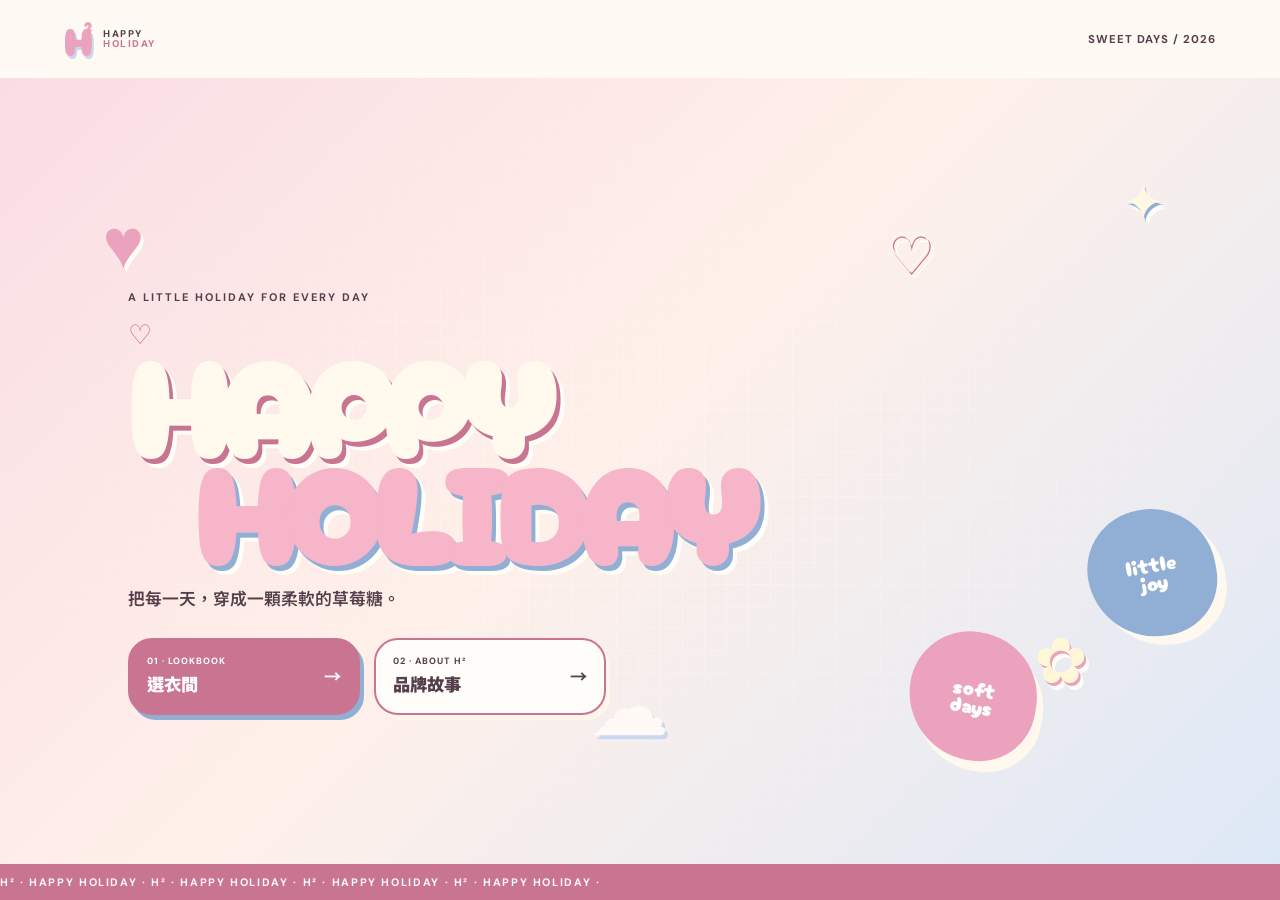
<file: index.html>
<!doctype html>
<html lang="zh-Hant">
<head><meta charset="utf-8"><meta name="viewport" content="width=device-width,initial-scale=1"><meta name="description" content="H平方 Happy Holiday｜韓系童裝"><title>H平方｜Happy Holiday</title><link rel="stylesheet" href="style.css"></head>
<body class="home">
  <header class="topbar">
    <div class="brand" aria-label="H平方 Happy Holiday"><span class="brand-h">H<sup>2</sup></span><span class="brand-name">HAPPY<br><i>HOLIDAY</i></span></div>
    <p class="season">SWEET DAYS / 2026</p>
  </header>
  <main class="home-hero">
    <div class="pattern-grid"></div><span class="doodle heart-a">♥</span><span class="doodle heart-b">♡</span><span class="doodle star-a">✦</span><span class="doodle flower-a">✿</span><span class="doodle cloud-a">☁</span>
    <section class="hero-content"><p class="eyebrow">A LITTLE HOLIDAY FOR EVERY DAY</p><p class="hero-mini">♡</p><h1><span>HAPPY</span><span>HOLIDAY</span></h1><p class="hero-copy">把每一天，穿成一顆柔軟的草莓糖。</p><div class="hero-actions"><a class="candy-button primary" href="shop.html"><span><small>01 · LOOKBOOK</small>選衣間</span><b>→</b></a><a class="candy-button" href="story.html"><span><small>02 · ABOUT H²</small>品牌故事</span><b>→</b></a></div></section>
    <div class="sticker-note pink-note">soft<br>days</div><div class="sticker-note blue-note">little<br>joy</div><div class="ticker">H² · HAPPY HOLIDAY · H² · HAPPY HOLIDAY · H² · HAPPY HOLIDAY · H² · HAPPY HOLIDAY ·</div>
  </main>
</body></html>
</file>
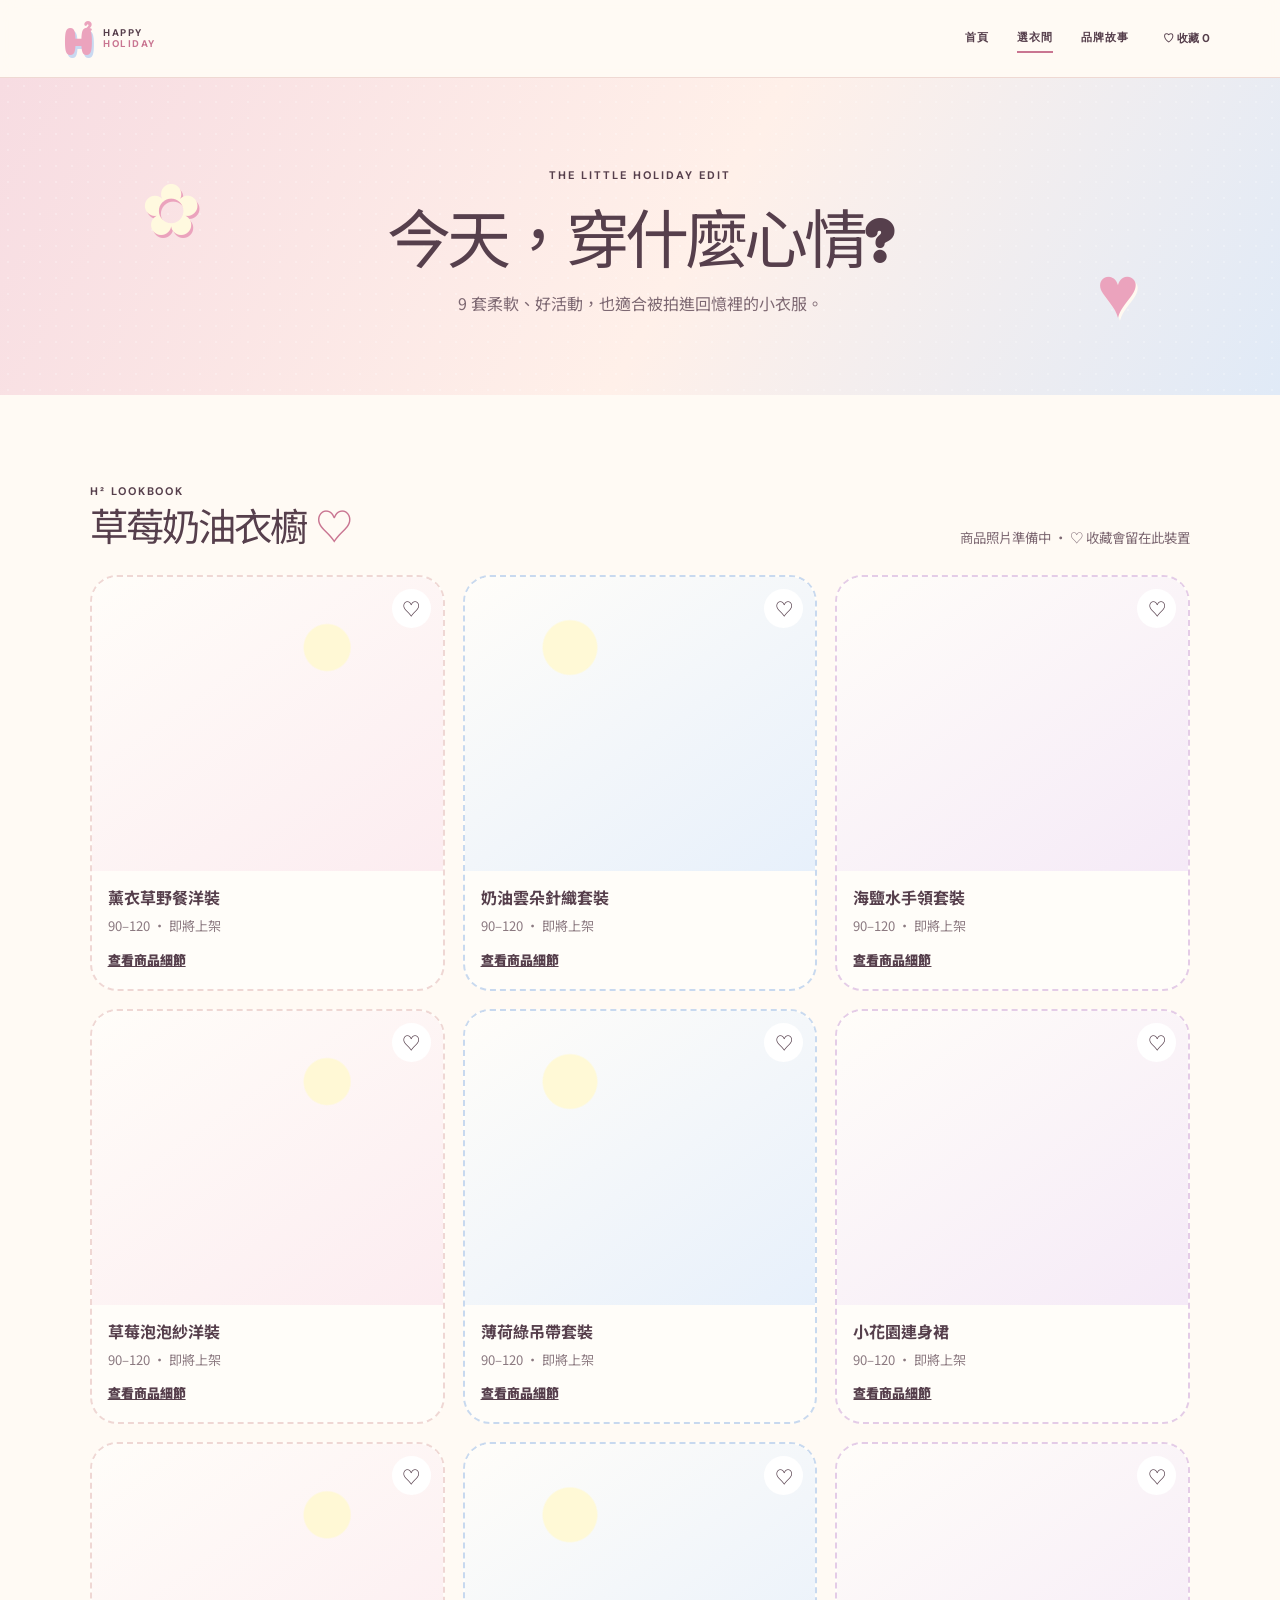
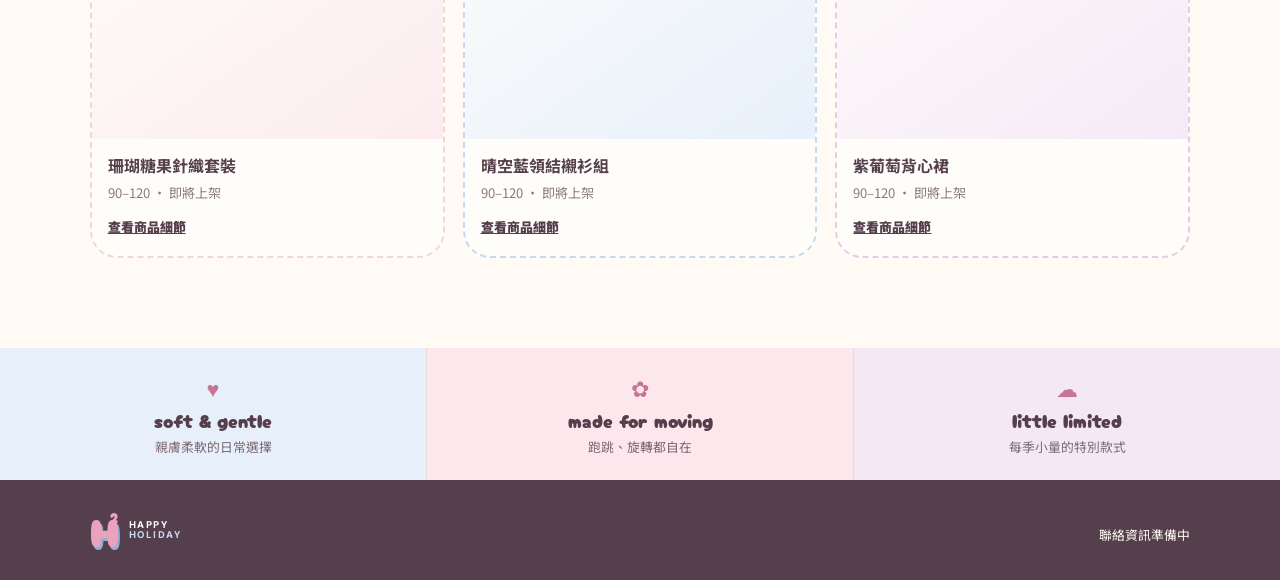
<file: shop.html>
<!doctype html>
<html lang="zh-Hant">
<head><meta charset="utf-8"><meta name="viewport" content="width=device-width,initial-scale=1"><title>選衣間｜H平方</title><link rel="stylesheet" href="style.css"></head>
<body>
<nav class="site-nav"><a class="brand" href="index.html" aria-label="回到 H平方首頁"><span class="brand-h">H<sup>2</sup></span><span class="brand-name">HAPPY<br><i>HOLIDAY</i></span></a><div class="nav-links"><a href="index.html">首頁</a><a href="shop.html" aria-current="page">選衣間</a><a href="story.html">品牌故事</a><button class="bag" id="favCount">♡ 收藏 0</button></div></nav>
<header class="page-hero"><span class="hero-ornament left">✿</span><span class="hero-ornament right">♥</span><p class="eyebrow">THE LITTLE HOLIDAY EDIT</p><h1>今天，穿什麼心情？</h1><p>9 套柔軟、好活動，也適合被拍進回憶裡的小衣服。</p></header>
<main><section class="section collection"><div class="section-title"><div><p class="eyebrow">H² LOOKBOOK</p><h2>草莓奶油衣櫥 <span>♡</span></h2></div><p>商品照片準備中 · ♡ 收藏會留在此裝置</p></div><div class="products" id="products"></div></section>
<section class="benefits"><div><span>♥</span><b>soft &amp; gentle</b><small>親膚柔軟的日常選擇</small></div><div><span>✿</span><b>made for moving</b><small>跑跳、旋轉都自在</small></div><div><span>☁</span><b>little limited</b><small>每季小量的特別款式</small></div></section></main>
<footer class="footer"><div class="brand"><span class="brand-h">H<sup>2</sup></span><span class="brand-name">HAPPY<br><i>HOLIDAY</i></span></div><p>聯絡資訊準備中</p></footer>
<dialog class="modal" id="detailModal"><div class="modal-inner"><div class="modal-top"><span class="eyebrow">H平方 KIDSWEAR</span><button class="modal-close" aria-label="關閉">×</button></div><h2 id="modalName"></h2><p id="modalDesc"></p><div class="sizes"><span>90</span><span>100</span><span>110</span><span>120</span></div><p class="eyebrow">目前為品牌展示版本，尚未開放線上付款。</p></div></dialog><script src="app.js"></script>
</body></html>
</file>
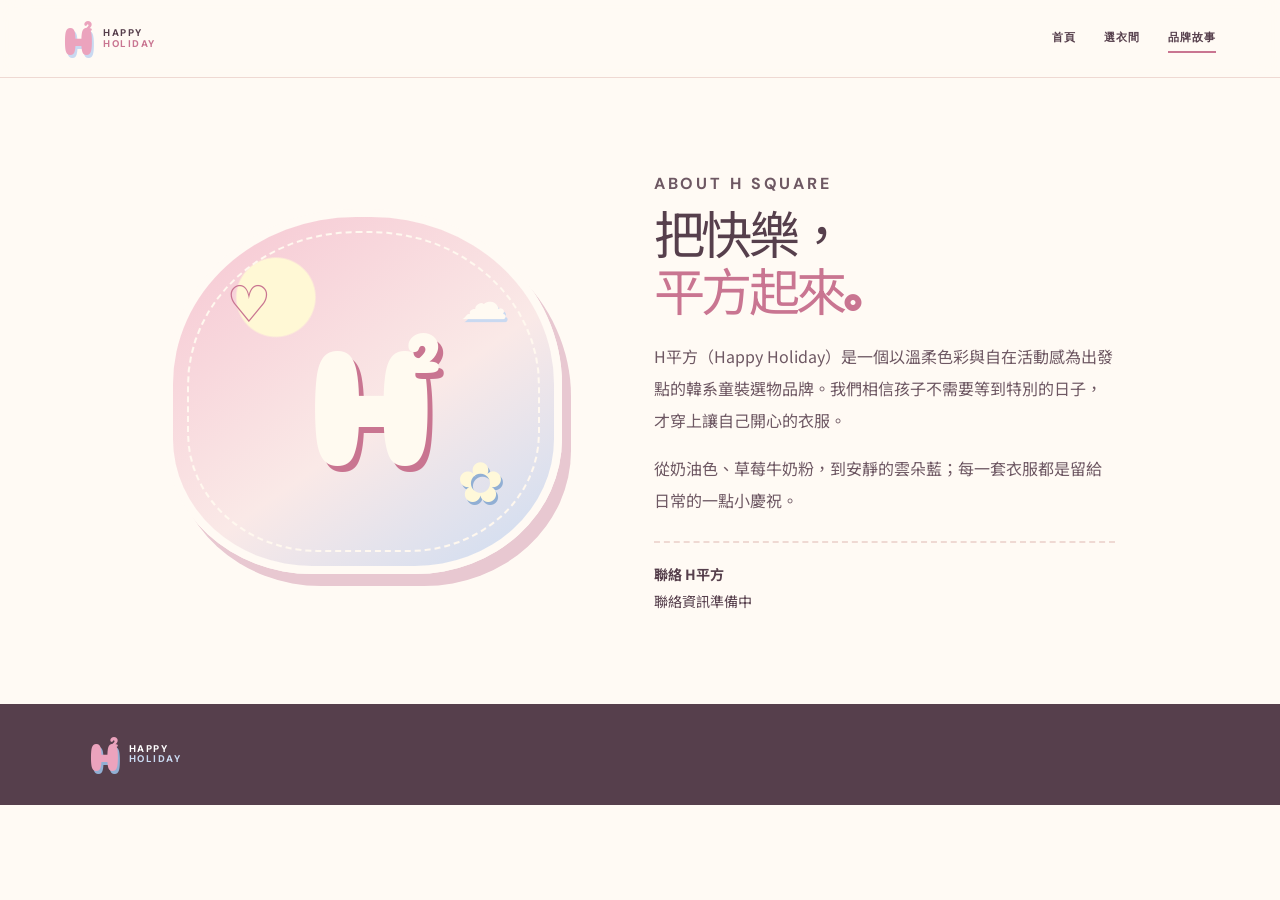
<file: story.html>
<!doctype html>
<html lang="zh-Hant">
<head><meta charset="utf-8"><meta name="viewport" content="width=device-width,initial-scale=1"><title>品牌故事｜H平方</title><link rel="stylesheet" href="style.css"></head>
<body>
<nav class="site-nav"><a class="brand" href="index.html" aria-label="回到 H平方首頁"><span class="brand-h">H<sup>2</sup></span><span class="brand-name">HAPPY<br><i>HOLIDAY</i></span></a><div class="nav-links"><a href="index.html">首頁</a><a href="shop.html">選衣間</a><a href="story.html" aria-current="page">品牌故事</a></div></nav>
<main><section class="section story"><div class="story-card"><span class="story-heart">♡</span><span class="story-mark">H<sup>2</sup></span><span class="story-flower">✿</span><span class="story-cloud">☁</span></div><article class="story-copy"><p class="eyebrow">ABOUT H SQUARE</p><h1>把快樂，<br><em>平方起來。</em></h1><p>H平方（Happy Holiday）是一個以溫柔色彩與自在活動感為出發點的韓系童裝選物品牌。我們相信孩子不需要等到特別的日子，才穿上讓自己開心的衣服。</p><p>從奶油色、草莓牛奶粉，到安靜的雲朵藍；每一套衣服都是留給日常的一點小慶祝。</p><div class="story-contact"><b>聯絡 H平方</b><br>聯絡資訊準備中</div></article></section></main>
<footer class="footer"><div class="brand"><span class="brand-h">H<sup>2</sup></span><span class="brand-name">HAPPY<br><i>HOLIDAY</i></span></div></footer>
</body></html>
</file>
<file: style.css>
@import url('https://fonts.googleapis.com/css2?family=Cherry+Bomb+One&family=DM+Sans:wght@500;700&family=Noto+Sans+TC:wght@400;500;700;900&family=Pacifico&display=swap');
:root{--cream:#fffaf4;--cream-deep:#f8e9df;--baby:#f6c7d5;--pink:#eba3bd;--rose:#c97591;--wine:#a83a53;--blue:#c9d9f1;--blue-deep:#91afd4;--ink:#563f4c;--muted:#7d6872;--line:#efd9d3;--white:#fffdf9}*{box-sizing:border-box}html{font-size:16px}body{margin:0;min-width:320px;overflow-x:hidden;background:var(--cream);color:var(--ink);font-family:'Noto Sans TC',sans-serif;line-height:1.5}a{color:inherit;text-decoration:none}button{font-family:inherit}.topbar,.site-nav{min-height:78px;padding:14px clamp(20px,5vw,78px);display:flex;align-items:center;justify-content:space-between;gap:22px;position:relative;z-index:8}.site-nav{position:sticky;top:0;background:rgba(255,250,244,.92);border-bottom:1px solid var(--line);backdrop-filter:blur(13px)}.brand{display:inline-flex;align-items:center;gap:9px;line-height:1;white-space:nowrap}.brand-h{font:400 clamp(2.45rem,3vw,3rem)/.72 'Cherry Bomb One',sans-serif;letter-spacing:-.18em;color:var(--pink);text-shadow:2px 3px 0 var(--blue)}.brand-h sup{position:relative;top:-.73em;left:-.14em;font:inherit;font-size:.35em;letter-spacing:0;text-shadow:none}.brand-name{font:800 .61rem/1.05 'DM Sans',sans-serif;letter-spacing:.16em;color:var(--ink)}.brand-name i{font-style:normal;color:var(--rose)}.season,.nav-links{font:700 .71rem 'DM Sans',sans-serif;letter-spacing:.09em}.nav-links{display:flex;align-items:center;gap:clamp(12px,2.3vw,28px)}.nav-links a{padding:6px 0;border-bottom:2px solid transparent}.nav-links a[aria-current=page]{border-color:var(--rose)}.bag{border:0;background:transparent;color:var(--ink);font:inherit;white-space:nowrap;cursor:pointer}
.home-hero{position:relative;display:flex;align-items:center;min-height:calc(100svh - 78px);padding:clamp(50px,8vw,104px) clamp(22px,10vw,150px) 76px;overflow:hidden;background:linear-gradient(135deg,#f9dde4 0%,#fff0e9 46%,#dce8f7 100%)}.pattern-grid{position:absolute;inset:0;opacity:.26;background-image:linear-gradient(#fff 1px,transparent 1px),linear-gradient(90deg,#fff 1px,transparent 1px);background-size:22px 22px;mask-image:radial-gradient(ellipse at center,#000 18%,transparent 73%)}.hero-content{position:relative;z-index:2;max-width:735px}.eyebrow{margin:0;font:700 .69rem/1.35 'DM Sans',sans-serif;letter-spacing:.18em}.hero-mini{margin:4px 0 -11px;color:var(--rose);font:1.7rem 'Pacifico',cursive}.home-hero h1{margin:0;font:400 clamp(4.7rem,11vw,10.8rem)/.76 'Cherry Bomb One','Noto Sans TC',sans-serif;letter-spacing:-.09em;color:#fff9ee;text-shadow:4px 5px 0 var(--rose),8px 9px 0 #fffdf7}.home-hero h1 span{display:block}.home-hero h1 span+span{margin-left:12%;color:#f7b5c9;text-shadow:4px 5px 0 var(--blue-deep),8px 9px 0 #fffdf7}.hero-copy{margin:27px 0 0;font-size:1.05rem;font-weight:600}.hero-actions{display:grid;grid-template-columns:repeat(2,minmax(0,232px));gap:14px;margin-top:27px}.candy-button{display:flex;align-items:center;justify-content:space-between;min-height:77px;padding:13px 17px;border:2px solid var(--rose);border-radius:24px;background:var(--white);box-shadow:4px 5px 0 #fff5eb;font-size:1.08rem;font-weight:900;transition:transform .2s,box-shadow .2s}.candy-button:hover{transform:translateY(-4px) rotate(-1deg);box-shadow:7px 9px 0 #e4bfcb}.candy-button small{display:block;margin-bottom:4px;font:700 .57rem 'DM Sans',sans-serif;letter-spacing:.11em}.candy-button.primary{background:var(--rose);border-color:var(--rose);color:white;box-shadow:4px 5px 0 var(--blue-deep)}.doodle{position:absolute;z-index:1;display:block;font-family:'Cherry Bomb One',sans-serif;filter:drop-shadow(3px 4px 0 #fffdf6);animation:bob 5s ease-in-out infinite}.heart-a{left:8%;top:13%;font-size:4.4rem;color:var(--pink)}.heart-b{right:27%;top:16%;font-size:3.3rem;color:#fff8ed;text-shadow:2px 3px var(--rose)}.star-a{right:9%;top:10%;font-size:3.2rem;color:#fff8e2;text-shadow:2px 3px var(--blue-deep)}.flower-a{right:15%;bottom:24%;font-size:4rem;color:#fff7d8;text-shadow:2px 3px var(--pink)}.cloud-a{left:46%;bottom:17%;font-size:5rem;color:#fffaf5;filter:drop-shadow(3px 4px 0 #c8d8ef)}.sticker-note{position:absolute;z-index:2;display:grid;place-content:center;width:clamp(90px,10vw,128px);aspect-ratio:1;border-radius:48% 52% 45% 55%;color:white;text-align:center;font:400 clamp(1rem,1.6vw,1.45rem)/.9 'Cherry Bomb One',sans-serif;box-shadow:8px 10px 0 #fff8ef}.pink-note{right:19%;bottom:17%;background:var(--pink);transform:rotate(9deg)}.blue-note{right:5%;bottom:32%;background:var(--blue-deep);transform:rotate(-10deg)}.ticker{position:absolute;z-index:4;bottom:0;left:0;width:100%;padding:11px 0;overflow:hidden;white-space:nowrap;background:var(--rose);color:#fffaf4;font:700 .68rem 'DM Sans',sans-serif;letter-spacing:.15em}
.page-hero{position:relative;padding:clamp(57px,7vw,92px) 20px clamp(50px,6vw,77px);overflow:hidden;text-align:center;background:linear-gradient(120deg,#f7dce2,#fff0e9 54%,#e0eaf7)}.page-hero:before{content:'';position:absolute;inset:0;opacity:.24;background-image:radial-gradient(#fff 1.2px,transparent 1.2px);background-size:16px 16px}.page-hero>*{position:relative}.page-hero h1{margin:.2em 0 0;font:400 clamp(2.8rem,5vw,5.2rem)/1.25 'Cherry Bomb One','Noto Sans TC',sans-serif;letter-spacing:-.07em}.page-hero p:not(.eyebrow){max-width:570px;margin:14px auto 0;color:var(--muted);line-height:1.8}.hero-ornament{position:absolute;font:400 4.5rem 'Cherry Bomb One';color:#fff9df;text-shadow:2px 3px var(--pink)}.hero-ornament.left{left:11%;top:23%}.hero-ornament.right{right:11%;bottom:18%;color:var(--pink);text-shadow:2px 3px #fffaf1}.section{width:min(100%,1440px);margin:auto;padding:clamp(52px,7vw,96px) clamp(20px,7vw,102px)}.collection{background:var(--cream)}.section-title{display:flex;flex-wrap:wrap;align-items:end;justify-content:space-between;gap:15px;margin-bottom:28px}.section-title h2{margin:4px 0 0;font:400 clamp(2.1rem,3vw,3rem)/1.13 'Cherry Bomb One','Noto Sans TC',sans-serif;letter-spacing:-.05em}.section-title h2 span{color:var(--rose)}.section-title>p{margin:0;color:var(--muted);font-size:.84rem}.products{display:grid;grid-template-columns:repeat(3,minmax(0,1fr));gap:18px}.product{min-width:0;position:relative;overflow:hidden;border:2px dashed #efd7d4;border-radius:27px;background:var(--white);transition:transform .2s,box-shadow .2s}.product:nth-child(3n+2){border-color:#c8d9ef}.product:nth-child(3n+3){border-color:#e4cce7}.product:hover{transform:translateY(-5px);box-shadow:0 15px 28px #b87b9230}.product-image{height:clamp(190px,23vw,300px);background:radial-gradient(circle at 67% 24%,#fff8d5 0 7%,transparent 7.5%),linear-gradient(145deg,#fffdf9,#fcecf0)}.product:nth-child(3n+2) .product-image{background:radial-gradient(circle at 30% 24%,#fff9d6 0 8%,transparent 8.5%),linear-gradient(145deg,#fffdf9,#e7f0fb)}.product:nth-child(3n+3) .product-image{background:linear-gradient(145deg,#fffdf9,#f5eaf7)}.product-info{padding:15px 16px 19px}.product-info h3{margin:0 0 7px;font-size:1rem;line-height:1.42}.product-info p{margin:0;color:#8b7980;font-size:.82rem}.heart{position:absolute;right:12px;top:12px;width:39px;height:39px;border:0;border-radius:50%;background:white;color:var(--ink);font-size:1.15rem;cursor:pointer}.heart.active{background:var(--pink);color:white}.detail{margin-top:14px;padding:0;border:0;background:transparent;color:var(--ink);font-size:.81rem;font-weight:900;text-decoration:underline;cursor:pointer}.benefits{display:grid;grid-template-columns:repeat(3,minmax(0,1fr));gap:1px;background:var(--line)}.benefits div{padding:24px 18px;background:#e6effa;text-align:center}.benefits div:nth-child(2){background:#fce7ed}.benefits div:nth-child(3){background:#f4e8f5}.benefits span{display:block;color:var(--rose);font:1.35rem 'Cherry Bomb One'}.benefits b{display:block;margin-top:3px;font:400 1.18rem 'Cherry Bomb One',sans-serif}.benefits small{display:block;margin-top:4px;color:var(--muted);font-size:.8rem}.footer{display:flex;align-items:flex-end;justify-content:space-between;gap:24px;padding:36px clamp(20px,7vw,102px);background:var(--ink);color:#fffaf4}.footer .brand-h{color:var(--pink);text-shadow:2px 3px var(--blue-deep)}.footer .brand-name{color:white}.footer .brand-name i{color:var(--blue)}.footer p{margin:0;font-size:.8rem}.modal{width:min(580px,calc(100vw - 32px));border:0;border-radius:27px;background:var(--white);color:var(--ink);box-shadow:0 23px 60px #563f4c55}.modal::backdrop{background:#563f4c66}.modal-inner{padding:30px}.modal-top{display:flex;justify-content:space-between}.modal-close{border:0;background:transparent;color:var(--ink);font-size:1.55rem;cursor:pointer}.modal h2{font:400 2.2rem 'Cherry Bomb One','Noto Sans TC',sans-serif}.sizes{display:flex;flex-wrap:wrap;gap:8px}.sizes span{padding:7px 11px;border:1px solid var(--line);border-radius:10px;font-size:.82rem}
.story{display:grid;grid-template-columns:minmax(250px,.86fr) minmax(0,1fr);gap:clamp(40px,8vw,92px);align-items:center;max-width:1130px}.story-card{position:relative;min-height:365px;overflow:hidden;border:8px solid #fffaf4;border-radius:48% 48% 37% 37%;background:radial-gradient(circle at 27% 23%,#fff8d5 0 10%,transparent 10.5%),linear-gradient(145deg,#f6c6d2,#fae9e7 57%,#ccdcf2);box-shadow:9px 12px 0 #e8c8d1}.story-card:after{content:'';position:absolute;inset:14px;border:2px dashed #fff8ef;border-radius:inherit}.story-mark{position:absolute;z-index:1;left:50%;top:51%;transform:translate(-50%,-50%);font:400 clamp(6rem,14vw,10.2rem)/.7 'Cherry Bomb One';letter-spacing:-.15em;color:#fffaf0;text-shadow:5px 6px var(--rose)}.story-mark sup{position:relative;top:-.66em;font:inherit;font-size:.35em}.story-heart,.story-flower,.story-cloud{position:absolute;z-index:2;font-family:'Cherry Bomb One'}.story-heart{left:14%;top:13%;font-size:3.2rem;color:var(--rose)}.story-flower{right:13%;bottom:13%;font-size:3.5rem;color:#fff8d9;text-shadow:2px 3px var(--blue-deep)}.story-cloud{right:12%;top:13%;font-size:3rem;color:#fffaf2;text-shadow:2px 3px var(--blue)}.story-copy h1{margin:4px 0 21px;font:400 clamp(2.55rem,4vw,4.2rem)/1.13 'Cherry Bomb One','Noto Sans TC',sans-serif;letter-spacing:-.07em}.story-copy h1 em{font-style:normal;color:var(--rose)}.story-copy p{color:#6e5863;font-size:1rem;line-height:2}.story-contact{margin-top:25px;padding-top:18px;border-top:2px dashed var(--line);font-size:.88rem;line-height:1.9}@keyframes bob{50%{transform:translateY(-12px) rotate(6deg)}}@media(max-width:760px){.topbar,.site-nav{min-height:68px;padding:12px 20px}.brand-h{font-size:2.35rem}.brand-name{font-size:.56rem}.season{display:none}.nav-links{gap:11px;font-size:.66rem;letter-spacing:.02em}.nav-links a:first-child{display:none}.bag{font-size:.66rem}.home-hero{min-height:calc(100svh - 68px);align-items:flex-start;padding:clamp(62px,15vw,88px) 7vw 73px}.home-hero h1{font-size:clamp(4.35rem,19vw,6.5rem)}.home-hero h1 span+span{margin-left:7%}.hero-actions{grid-template-columns:1fr;margin-top:24px}.candy-button{min-height:68px}.heart-a{left:6%;top:8%;font-size:3.1rem}.heart-b{display:none}.star-a{right:7%;top:9%;font-size:2.3rem}.flower-a{right:10%;bottom:21%;font-size:3.1rem}.cloud-a{left:6%;bottom:18%;font-size:3.7rem}.sticker-note{width:78px;font-size:.92rem}.pink-note{right:18%;bottom:11%}.blue-note{right:1%;bottom:24%}.page-hero{padding-top:55px}.page-hero h1{font-size:clamp(2.6rem,10vw,3.6rem);line-height:1.3}.hero-ornament{font-size:3rem}.hero-ornament.left{left:5%;top:14%}.hero-ornament.right{right:5%;bottom:13%}.products{grid-template-columns:repeat(2,minmax(0,1fr));gap:12px}.product{border-radius:20px}.product-image{height:155px}.product-info{padding:12px}.product-info h3{font-size:.9rem}.benefits{grid-template-columns:1fr}.benefits div{padding:16px}.footer{align-items:flex-start;flex-direction:column;padding-top:29px;padding-bottom:29px}.story{grid-template-columns:1fr;gap:38px}.story-card{min-height:270px}.story-copy h1{font-size:2.6rem}.story-copy p{font-size:.95rem;line-height:1.9}}@media(max-width:390px){.nav-links{gap:8px;font-size:.61rem}.bag{font-size:.61rem}.product-image{height:135px}}
</file>
